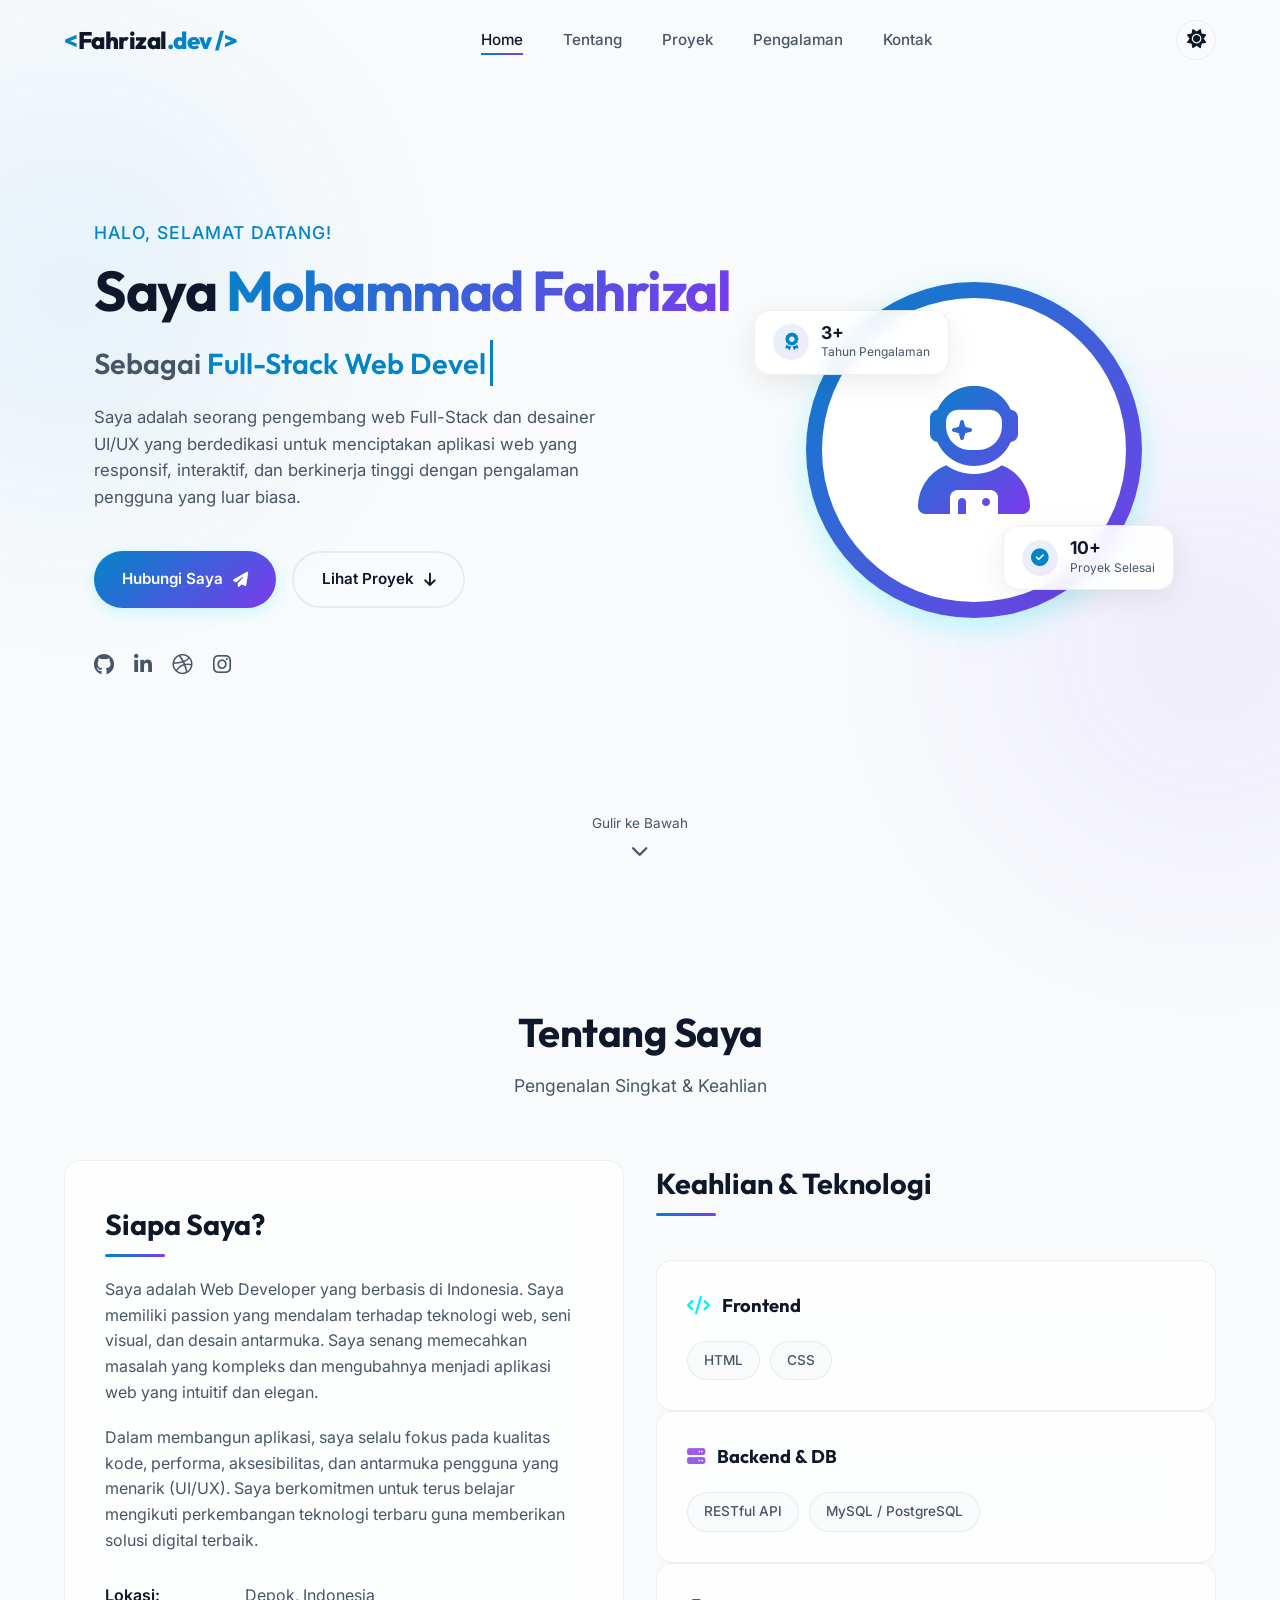
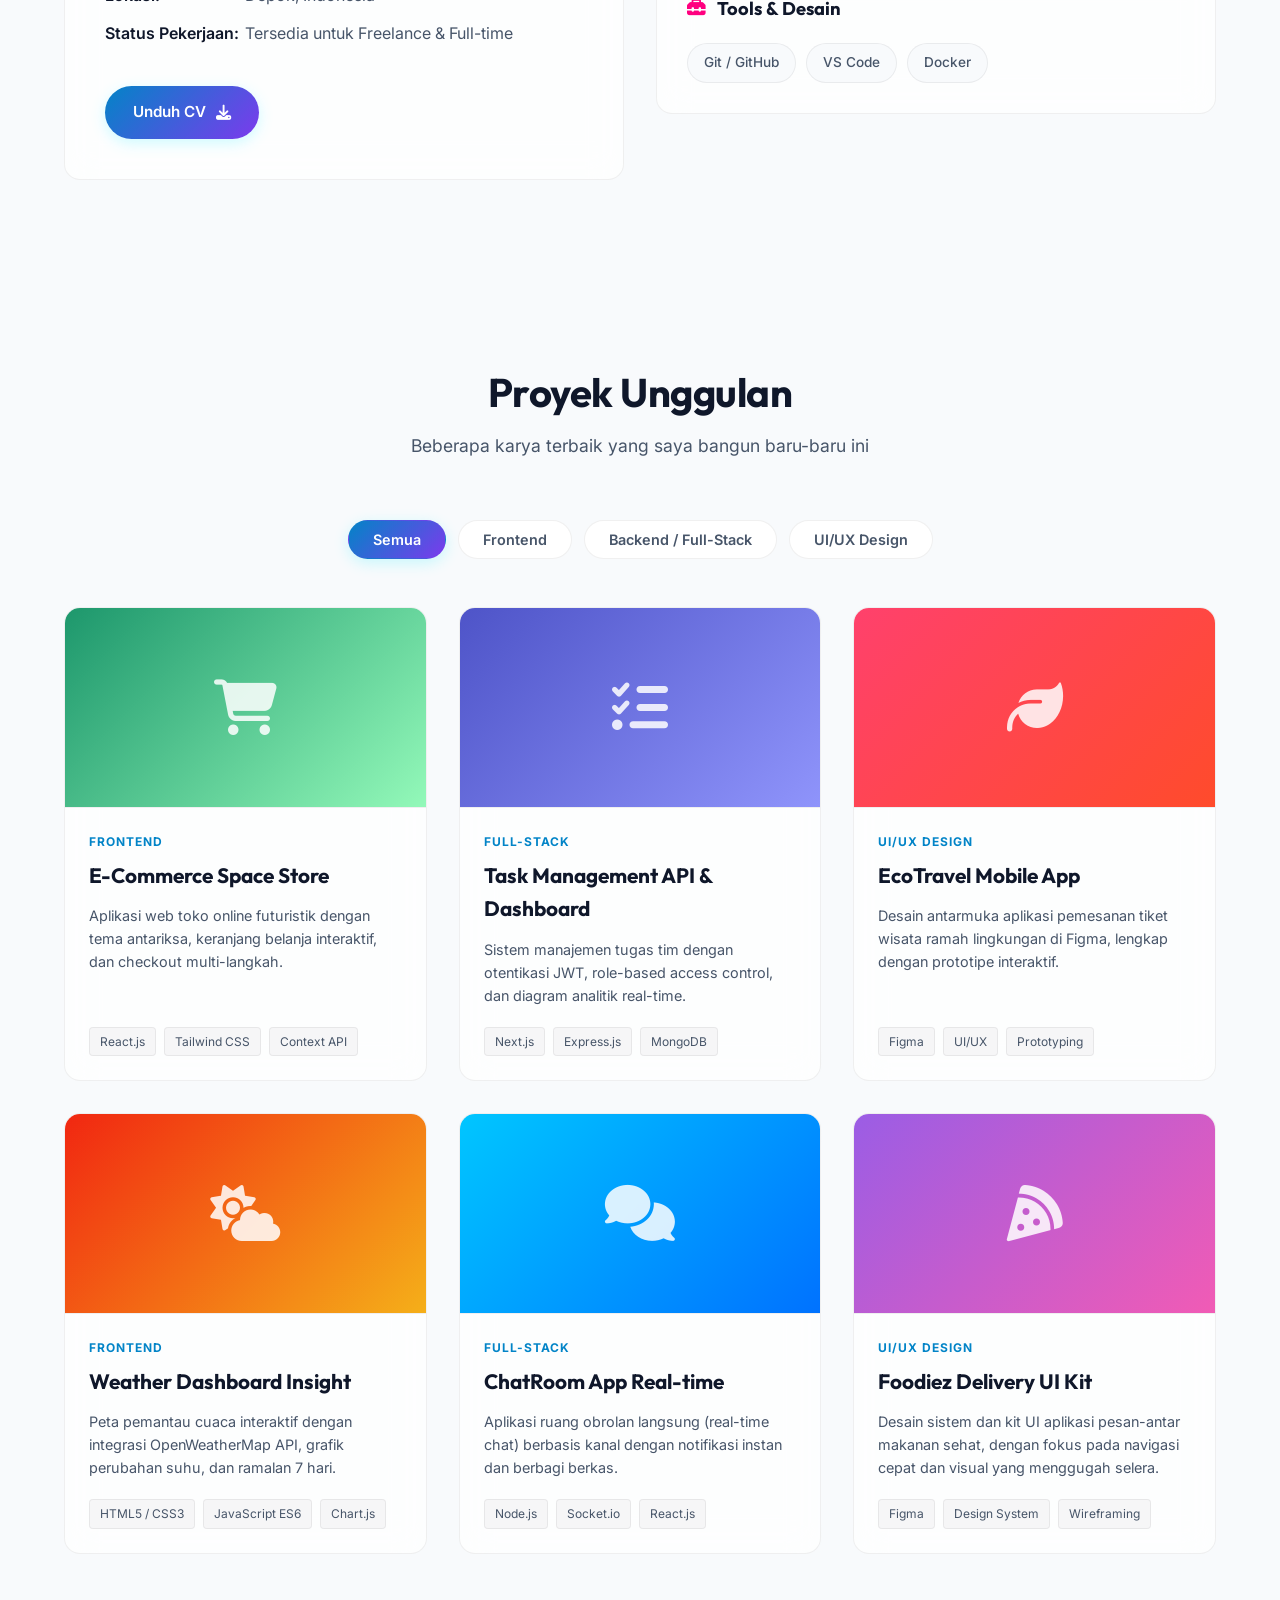
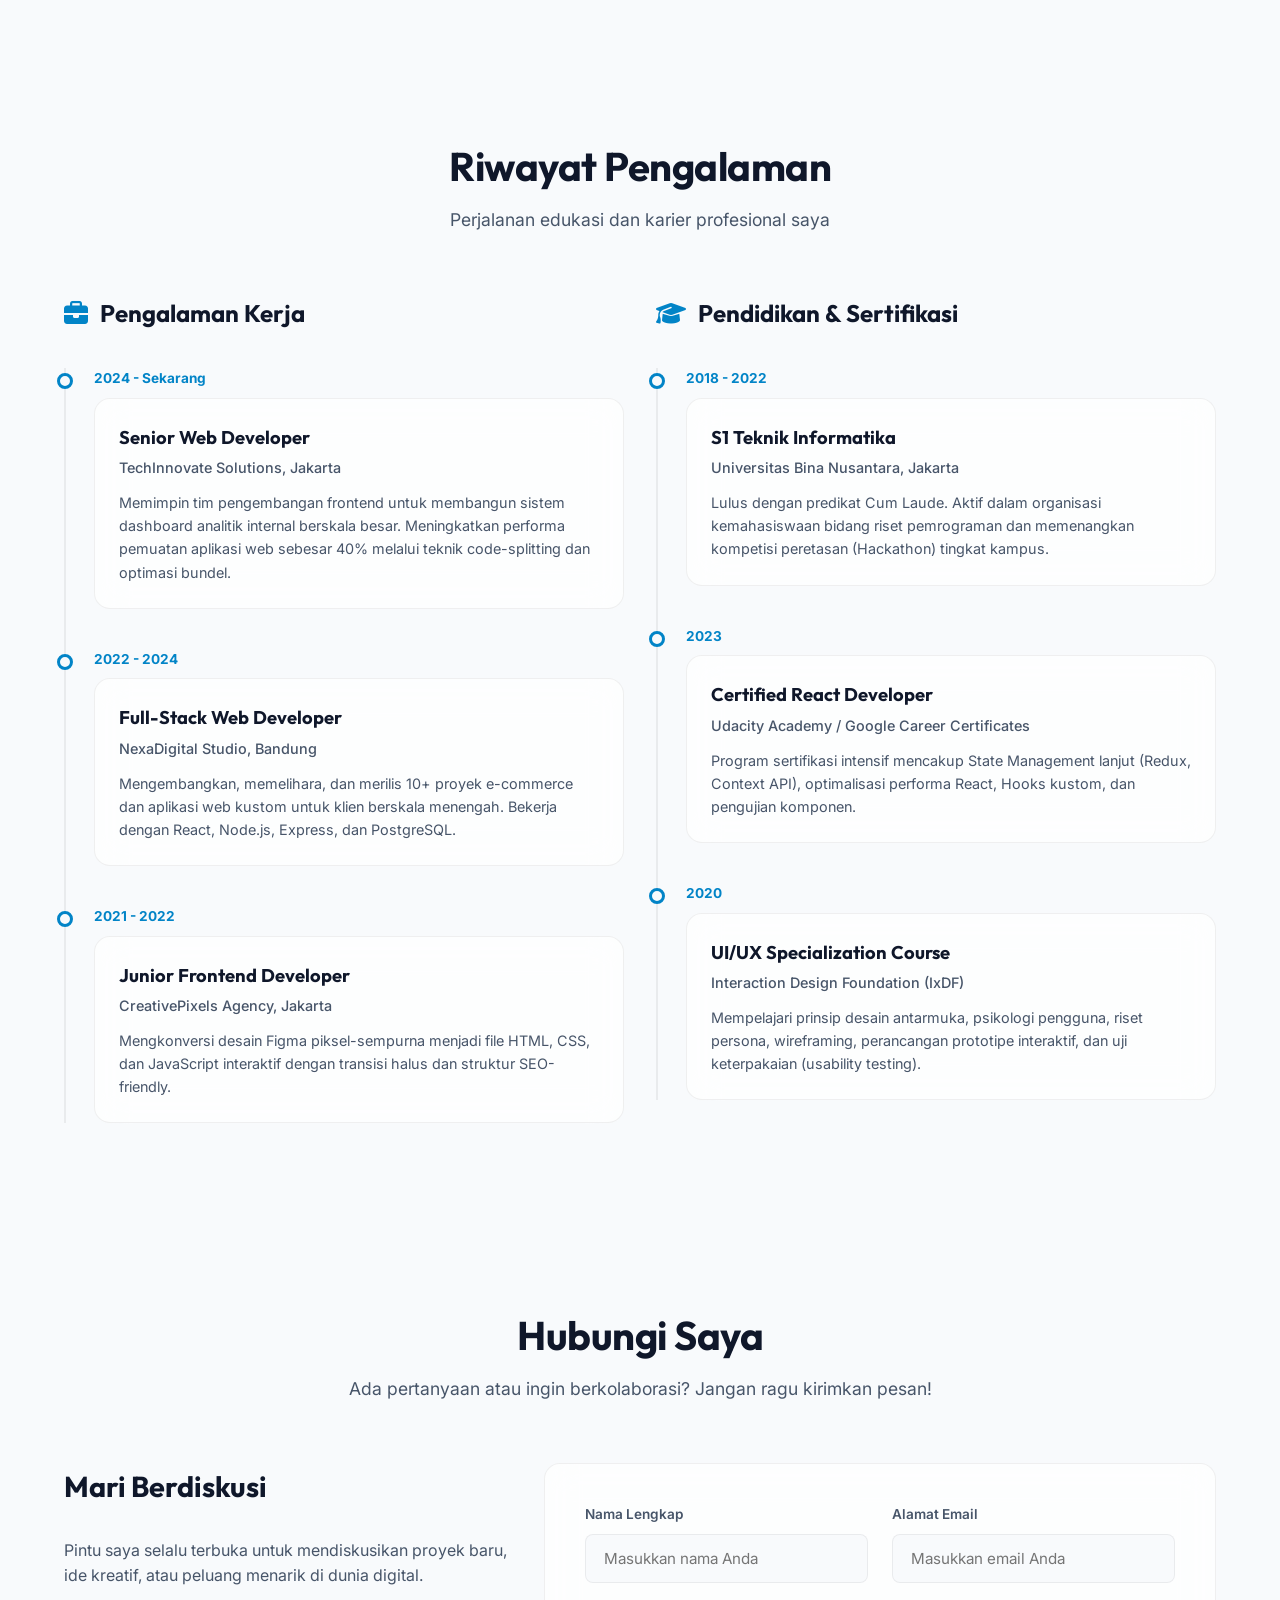
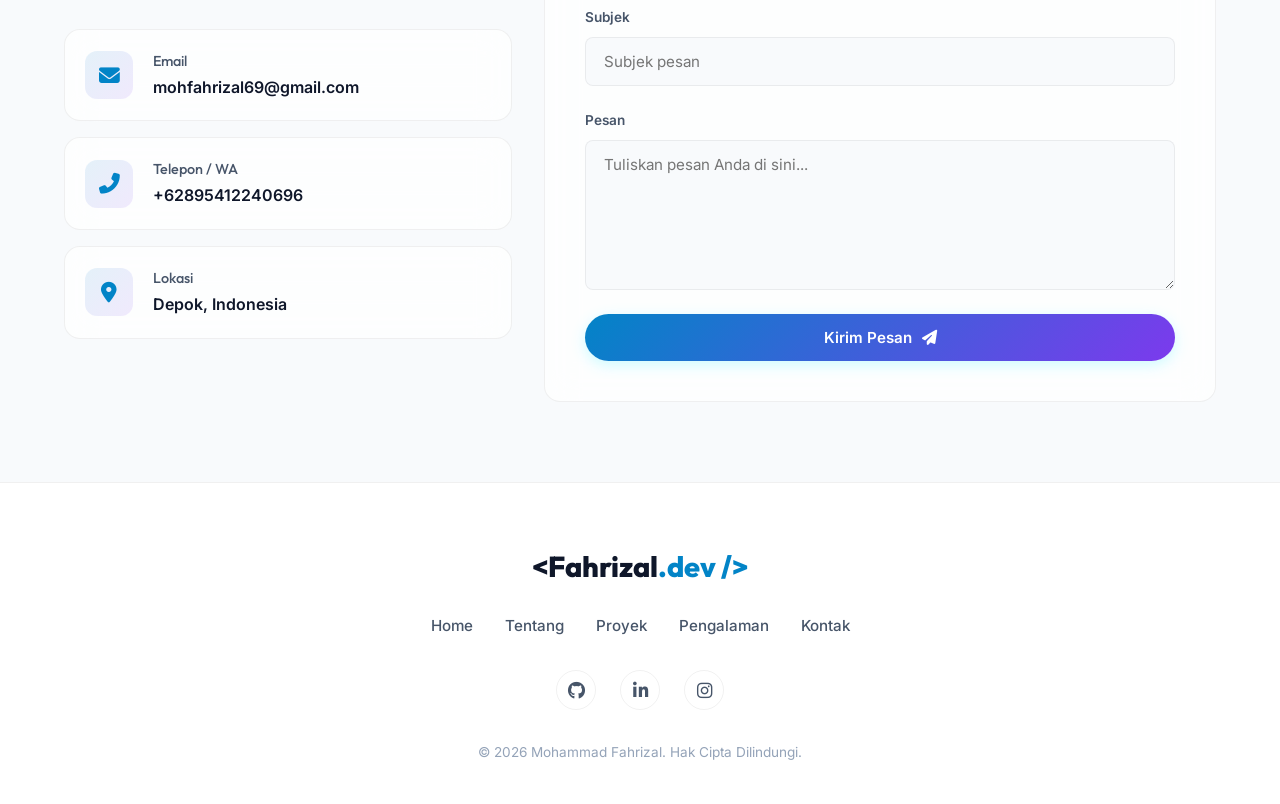
<file: index.html>
<!DOCTYPE html>
<html lang="id" data-theme="dark">

<head>
    <meta charset="UTF-8">
    <meta name="viewport" content="width=device-width, initial-scale=1.0">
    <meta name="description"
        content="Portofolio Mohammad Fahrizal - Full-Stack Web Developer, UI/UX Designer, & Network Engeener. Menampilkan proyek terbaru, keahlian, dan riwayat pengalaman.">
    <meta name="keywords"
        content="Mohammad Fahrizal, Portofolio, Web Developer, UI/UX Designer, Network Engeener, Frontend Developer, Backend Developer, Indonesia">
    <meta name="author" content="Mohammad Fahrizal">
    <title>Mohammad Fahrizal | Portofolio Pribadi</title>

    <!-- Google Fonts -->
    <link rel="preconnect" href="https://fonts.googleapis.com">
    <link rel="preconnect" href="https://fonts.gstatic.com" crossorigin>
    <link
        href="https://fonts.googleapis.com/css2?family=Inter:wght@300;400;500;600;700&family=Outfit:wght@300;400;500;600;700;800&display=swap"
        rel="stylesheet">
    
    <!-- Font Awesome Icons -->
    <link rel="stylesheet" href="https://cdnjs.cloudflare.com/ajax/libs/font-awesome/6.4.0/css/all.min.css">

    <!-- Custom CSS -->
    <link rel="stylesheet" href="style.css">

    <link rel="icon" href="iconlogo.png" type="image/png">
</head>

<body>
    <!-- Background Elements -->
    <div class="blobblob blob-1"></div>
    <div class="blobblob blob-2"></div>

    <!-- Header / Navbar -->
    <header class="header" id="header">
        <div class="nav-container">
            <a href="#home" class="logo" id="nav-logo">
                <span class="logo-accent">&lt;</span>Fahrizal<span class="logo-accent">.dev /&gt;</span>
            </a>

            <nav class="nav-menu" id="nav-menu">
                <ul class="nav-list">
                    <li><a href="#home" class="nav-link active-link" id="link-home">Home</a></li>
                    <li><a href="#about" class="nav-link" id="link-about">Tentang</a></li>
                    <li><a href="#projects" class="nav-link" id="link-projects">Proyek</a></li>
                    <li><a href="#experience" class="nav-link" id="link-experience">Pengalaman</a></li>
                    <li><a href="#contact" class="nav-link" id="link-contact">Kontak</a></li>
                </ul>
            </nav>

            <div class="nav-actions">
                <!-- Theme Toggle Button -->
                <button class="theme-toggle" id="theme-toggle" aria-label="Ubah Tema">
                    <i class="fas fa-moon" id="theme-icon"></i>
                </button>

                <!-- Burger Button -->
                <button class="burger-menu" id="burger-menu" aria-label="Buka Menu">
                    <span class="bar"></span>
                    <span class="bar"></span>
                    <span class="bar"></span>
                </button>
            </div>
        </div>
    </header>

    <main>
        <!-- Home / Hero Section -->
        <section class="home section" id="home">
            <div class="home-container container grid">
                <div class="home-content">
                    <span class="home-subtitle" id="hero-subtitle-intro">Halo, Selamat Datang!</span>
                    <h1 class="home-title" id="hero-title">Saya <span class="gradient-text">Mohammad Fahrizal</span>
                    </h1>
                    <h2 class="home-typewriter">Sebagai <span id="typewriter-text" class="accent-text"></span><span
                            class="cursor">&nbsp;</span></h2>
                    <p class="home-description" id="hero-description">
                        Saya adalah seorang pengembang web Full-Stack dan desainer UI/UX yang berdedikasi untuk
                        menciptakan aplikasi web yang responsif, interaktif, dan berkinerja tinggi dengan pengalaman
                        pengguna yang luar biasa.
                    </p>
                    <div class="home-buttons">
                        <a href="#contact" class="btn btn-primary" id="btn-hero-contact">Hubungi Saya <i
                                class="fas fa-paper-plane"></i></a>
                        <a href="#projects" class="btn btn-outline" id="btn-hero-projects">Lihat Proyek <i
                                class="fas fa-arrow-down"></i></a>
                    </div>
                    <div class="home-social">
                        <a href="https://github.com/fahrizal001/" target="_blank" class="home-social-icon" id="hero-social-github"
                            title="GitHub"><i class="fab fa-github"></i></a>
                        <a href="https://linkedin.com" target="_blank" class="home-social-icon"
                            id="hero-social-linkedin" title="LinkedIn"><i class="fab fa-linkedin-in"></i></a>
                        <a href="https://dribbble.com" target="_blank" class="home-social-icon"
                            id="hero-social-dribbble" title="Dribbble"><i class="fab fa-dribbble"></i></a>
                        <a href="https://www.instagram.com/rrizalll1/" target="_blank" class="home-social-icon"
                            id="hero-social-instagram" title="Instagram"><i class="fab fa-instagram"></i></a>
                    </div>
                </div>
                <div class="home-img-container">
                    <div class="home-img-wrapper">
                        <!-- Profile Image Frame -->
                        <div class="home-img-bg"></div>
                        <div class="home-img-avatar">
                            <i class="fas fa-user-astronaut avatar-placeholder"></i>
                        </div>
                    </div>
                    <!-- Stats Floating Cards -->
                    <div class="floating-badge badge-1">
                        <span class="badge-icon"><i class="fas fa-award"></i></span>
                        <div class="badge-text">
                            <span class="badge-num">3+</span>
                            <span class="badge-title">Tahun Pengalaman</span>
                        </div>
                    </div>
                    <div class="floating-badge badge-2">
                        <span class="badge-icon"><i class="fas fa-check-circle"></i></span>
                        <div class="badge-text">
                            <span class="badge-num">10+</span>
                            <span class="badge-title">Proyek Selesai</span>
                        </div>
                    </div>
                </div>
            </div>
            <a href="#about" class="scroll-down" id="scroll-down-btn">
                <span class="scroll-down-text">Gulir ke Bawah</span>
                <i class="fas fa-chevron-down scroll-down-icon"></i>
            </a>
        </section>

        <!-- About Section -->
        <section class="about section" id="about">
            <h2 class="section-title text-center" id="about-section-title">Tentang Saya</h2>
            <span class="section-subtitle text-center" id="about-section-subtitle">Pengenalan Singkat & Keahlian</span>

            <div class="about-container container grid">
                <div class="about-info card glass">
                    <h3 class="about-heading" id="about-heading">Siapa Saya?</h3>
                    <p class="about-text" id="about-text-p1">
                        Saya adalah Web Developer yang berbasis di Indonesia. Saya memiliki passion yang mendalam
                        terhadap teknologi web, seni visual, dan desain antarmuka. Saya senang memecahkan masalah yang
                        kompleks dan mengubahnya menjadi aplikasi web yang intuitif dan elegan.
                    </p>
                    <p class="about-text" id="about-text-p2">
                        Dalam membangun aplikasi, saya selalu fokus pada kualitas kode, performa, aksesibilitas, dan
                        antarmuka pengguna yang menarik (UI/UX). Saya berkomitmen untuk terus belajar mengikuti
                        perkembangan teknologi terbaru guna memberikan solusi digital terbaik.
                    </p>
                    <div class="about-personal-details">
                        <div class="detail-item">
                            <span class="detail-label">Lokasi:</span>
                            <span class="detail-val">Depok, Indonesia</span>
                        </div>
                        <div class="detail-item">
                            <span class="detail-label">Status Pekerjaan:</span>
                            <span class="detail-val text-accent">Tersedia untuk Freelance & Full-time</span>
                        </div>
                    </div>
                    <div class="about-action">
                        <a href="#" class="btn btn-primary" id="btn-download-cv">Unduh CV <i
                                class="fas fa-download"></i></a>
                    </div>
                </div>

                <div class="about-skills">
                    <h3 class="about-heading" id="skills-heading">Keahlian & Teknologi</h3>
                    <div class="skills-categories">
                        <div class="skills-category card glass">
                            <h4 class="category-title"><i class="fas fa-code text-cyan"></i> Frontend</h4>
                            <div class="skills-tags">
                                <span class="skill-tag">HTML</span>
                                <span class="skill-tag">CSS</span>
                                <!-- <span class="skill-tag">JavaScript (ES6+)</span>
                                <span class="skill-tag">TypeScript</span>
                                <span class="skill-tag">React.js</span>
                                <span class="skill-tag">Next.js</span>
                                <span class="skill-tag">TailwindCSS</span> -->
                            </div>
                        </div>

                        <div class="skills-category card glass">
                            <h4 class="category-title"><i class="fas fa-server text-purple"></i> Backend & DB</h4>
                            <div class="skills-tags">
                                <!-- <span class="skill-tag">Node.js</span>
                                <span class="skill-tag">Express.js</span> -->
                                <span class="skill-tag">RESTful API</span>
                                <!-- <span class="skill-tag">GraphQL</span> -->
                                <span class="skill-tag">MySQL / PostgreSQL</span>
                                <!-- <span class="skill-tag">MongoDB</span>
                                <span class="skill-tag">Firebase</span> -->
                            </div>
                        </div>

                        <div class="skills-category card glass">
                            <h4 class="category-title"><i class="fas fa-toolbox text-pink"></i> Tools & Desain</h4>
                            <div class="skills-tags">
                                <span class="skill-tag">Git / GitHub</span>
                                <span class="skill-tag">VS Code</span>
                                <!-- <span class="skill-tag">Figma</span>
                                <span class="skill-tag">Adobe Photoshop</span> -->
                                <span class="skill-tag">Docker</span>
                                <!-- <span class="skill-tag">Vercel / Netlify</span> -->
                            </div>
                        </div>
                    </div>
                </div>
            </div>
        </section>

        <!-- Projects Section -->
        <section class="projects section" id="projects">
            <h2 class="section-title text-center" id="projects-section-title">Proyek Unggulan</h2>
            <span class="section-subtitle text-center" id="projects-section-subtitle">Beberapa karya terbaik yang saya
                bangun baru-baru ini</span>

            <div class="projects-container container">
                <!-- Filter Tabs -->
                <div class="project-filters" id="project-filters">
                    <button class="filter-btn active" data-filter="all" id="filter-all">Semua</button>
                    <button class="filter-btn" data-filter="frontend" id="filter-frontend">Frontend</button>
                    <button class="filter-btn" data-filter="backend" id="filter-backend">Backend / Full-Stack</button>
                    <button class="filter-btn" data-filter="design" id="filter-design">UI/UX Design</button>
                </div>

                <!-- Projects Grid -->
                <div class="projects-grid" id="projects-grid">
                    <!-- Project 1 -->
                    <div class="project-card card glass" data-category="frontend" id="project-1">
                        <div class="project-img-wrapper">
                            <div class="project-img-placeholder gradient-1">
                                <i class="fas fa-shopping-cart project-icon"></i>
                            </div>
                            <div class="project-overlay">
                                <button class="btn btn-small btn-primary view-details-btn" data-project-id="1">Lihat
                                    Detail</button>
                            </div>
                        </div>
                        <div class="project-content">
                            <span class="project-category-tag">Frontend</span>
                            <h3 class="project-title">E-Commerce Space Store</h3>
                            <p class="project-desc">Aplikasi web toko online futuristik dengan tema antariksa, keranjang
                                belanja interaktif, dan checkout multi-langkah.</p>
                            <div class="project-tech-tags">
                                <span class="tech-tag">React.js</span>
                                <span class="tech-tag">Tailwind CSS</span>
                                <span class="tech-tag">Context API</span>
                            </div>
                        </div>
                    </div>

                    <!-- Project 2 -->
                    <div class="project-card card glass" data-category="backend" id="project-2">
                        <div class="project-img-wrapper">
                            <div class="project-img-placeholder gradient-2">
                                <i class="fas fa-tasks project-icon"></i>
                            </div>
                            <div class="project-overlay">
                                <button class="btn btn-small btn-primary view-details-btn" data-project-id="2">Lihat
                                    Detail</button>
                            </div>
                        </div>
                        <div class="project-content">
                            <span class="project-category-tag">Full-Stack</span>
                            <h3 class="project-title">Task Management API & Dashboard</h3>
                            <p class="project-desc">Sistem manajemen tugas tim dengan otentikasi JWT, role-based access
                                control, dan diagram analitik real-time.</p>
                            <div class="project-tech-tags">
                                <span class="tech-tag">Next.js</span>
                                <span class="tech-tag">Express.js</span>
                                <span class="tech-tag">MongoDB</span>
                            </div>
                        </div>
                    </div>

                    <!-- Project 3 -->
                    <div class="project-card card glass" data-category="design" id="project-3">
                        <div class="project-img-wrapper">
                            <div class="project-img-placeholder gradient-3">
                                <i class="fas fa-leaf project-icon"></i>
                            </div>
                            <div class="project-overlay">
                                <button class="btn btn-small btn-primary view-details-btn" data-project-id="3">Lihat
                                    Detail</button>
                            </div>
                        </div>
                        <div class="project-content">
                            <span class="project-category-tag">UI/UX Design</span>
                            <h3 class="project-title">EcoTravel Mobile App</h3>
                            <p class="project-desc">Desain antarmuka aplikasi pemesanan tiket wisata ramah lingkungan di
                                Figma, lengkap dengan prototipe interaktif.</p>
                            <div class="project-tech-tags">
                                <span class="tech-tag">Figma</span>
                                <span class="tech-tag">UI/UX</span>
                                <span class="tech-tag">Prototyping</span>
                            </div>
                        </div>
                    </div>

                    <!-- Project 4 -->
                    <div class="project-card card glass" data-category="frontend" id="project-4">
                        <div class="project-img-wrapper">
                            <div class="project-img-placeholder gradient-4">
                                <i class="fas fa-cloud-sun project-icon"></i>
                            </div>
                            <div class="project-overlay">
                                <button class="btn btn-small btn-primary view-details-btn" data-project-id="4">Lihat
                                    Detail</button>
                            </div>
                        </div>
                        <div class="project-content">
                            <span class="project-category-tag">Frontend</span>
                            <h3 class="project-title">Weather Dashboard Insight</h3>
                            <p class="project-desc">Peta pemantau cuaca interaktif dengan integrasi OpenWeatherMap API,
                                grafik perubahan suhu, dan ramalan 7 hari.</p>
                            <div class="project-tech-tags">
                                <span class="tech-tag">HTML5 / CSS3</span>
                                <span class="tech-tag">JavaScript ES6</span>
                                <span class="tech-tag">Chart.js</span>
                            </div>
                        </div>
                    </div>

                    <!-- Project 5 -->
                    <div class="project-card card glass" data-category="backend" id="project-5">
                        <div class="project-img-wrapper">
                            <div class="project-img-placeholder gradient-5">
                                <i class="fas fa-comments project-icon"></i>
                            </div>
                            <div class="project-overlay">
                                <button class="btn btn-small btn-primary view-details-btn" data-project-id="5">Lihat
                                    Detail</button>
                            </div>
                        </div>
                        <div class="project-content">
                            <span class="project-category-tag">Full-Stack</span>
                            <h3 class="project-title">ChatRoom App Real-time</h3>
                            <p class="project-desc">Aplikasi ruang obrolan langsung (real-time chat) berbasis kanal
                                dengan notifikasi instan dan berbagi berkas.</p>
                            <div class="project-tech-tags">
                                <span class="tech-tag">Node.js</span>
                                <span class="tech-tag">Socket.io</span>
                                <span class="tech-tag">React.js</span>
                            </div>
                        </div>
                    </div>

                    <!-- Project 6 -->
                    <div class="project-card card glass" data-category="design" id="project-6">
                        <div class="project-img-wrapper">
                            <div class="project-img-placeholder gradient-6">
                                <i class="fas fa-pizza-slice project-icon"></i>
                            </div>
                            <div class="project-overlay">
                                <button class="btn btn-small btn-primary view-details-btn" data-project-id="6">Lihat
                                    Detail</button>
                            </div>
                        </div>
                        <div class="project-content">
                            <span class="project-category-tag">UI/UX Design</span>
                            <h3 class="project-title">Foodiez Delivery UI Kit</h3>
                            <p class="project-desc">Desain sistem dan kit UI aplikasi pesan-antar makanan sehat, dengan
                                fokus pada navigasi cepat dan visual yang menggugah selera.</p>
                            <div class="project-tech-tags">
                                <span class="tech-tag">Figma</span>
                                <span class="tech-tag">Design System</span>
                                <span class="tech-tag">Wireframing</span>
                            </div>
                        </div>
                    </div>
                </div>
            </div>
        </section>

        <!-- Experience Timeline Section -->
        <section class="experience section" id="experience">
            <h2 class="section-title text-center" id="experience-section-title">Riwayat Pengalaman</h2>
            <span class="section-subtitle text-center" id="experience-section-subtitle">Perjalanan edukasi dan karier
                profesional saya</span>

            <div class="experience-container container grid">
                <!-- Pekerjaan -->
                <div class="timeline-wrapper">
                    <h3 class="timeline-title-main" id="work-experience-title"><i class="fas fa-briefcase"></i>
                        Pengalaman Kerja</h3>
                    <div class="timeline">
                        <div class="timeline-item">
                            <div class="timeline-dot"></div>
                            <div class="timeline-date">2024 - Sekarang</div>
                            <div class="timeline-content card glass">
                                <h4 class="timeline-item-title">Senior Web Developer</h4>
                                <p class="timeline-company">TechInnovate Solutions, Jakarta</p>
                                <p class="timeline-text">
                                    Memimpin tim pengembangan frontend untuk membangun sistem dashboard analitik
                                    internal berskala besar. Meningkatkan performa pemuatan aplikasi web sebesar 40%
                                    melalui teknik code-splitting dan optimasi bundel.
                                </p>
                            </div>
                        </div>

                        <div class="timeline-item">
                            <div class="timeline-dot"></div>
                            <div class="timeline-date">2022 - 2024</div>
                            <div class="timeline-content card glass">
                                <h4 class="timeline-item-title">Full-Stack Web Developer</h4>
                                <p class="timeline-company">NexaDigital Studio, Bandung</p>
                                <p class="timeline-text">
                                    Mengembangkan, memelihara, dan merilis 10+ proyek e-commerce dan aplikasi web kustom
                                    untuk klien berskala menengah. Bekerja dengan React, Node.js, Express, dan
                                    PostgreSQL.
                                </p>
                            </div>
                        </div>

                        <div class="timeline-item">
                            <div class="timeline-dot"></div>
                            <div class="timeline-date">2021 - 2022</div>
                            <div class="timeline-content card glass">
                                <h4 class="timeline-item-title">Junior Frontend Developer</h4>
                                <p class="timeline-company">CreativePixels Agency, Jakarta</p>
                                <p class="timeline-text">
                                    Mengkonversi desain Figma piksel-sempurna menjadi file HTML, CSS, dan JavaScript
                                    interaktif dengan transisi halus dan struktur SEO-friendly.
                                </p>
                            </div>
                        </div>
                    </div>
                </div>

                <!-- Pendidikan -->
                <div class="timeline-wrapper">
                    <h3 class="timeline-title-main" id="education-experience-title"><i
                            class="fas fa-graduation-cap"></i> Pendidikan & Sertifikasi</h3>
                    <div class="timeline">
                        <div class="timeline-item">
                            <div class="timeline-dot"></div>
                            <div class="timeline-date">2018 - 2022</div>
                            <div class="timeline-content card glass">
                                <h4 class="timeline-item-title">S1 Teknik Informatika</h4>
                                <p class="timeline-company">Universitas Bina Nusantara, Jakarta</p>
                                <p class="timeline-text">
                                    Lulus dengan predikat Cum Laude. Aktif dalam organisasi kemahasiswaan bidang riset
                                    pemrograman dan memenangkan kompetisi peretasan (Hackathon) tingkat kampus.
                                </p>
                            </div>
                        </div>

                        <div class="timeline-item">
                            <div class="timeline-dot"></div>
                            <div class="timeline-date">2023</div>
                            <div class="timeline-content card glass">
                                <h4 class="timeline-item-title">Certified React Developer</h4>
                                <p class="timeline-company">Udacity Academy / Google Career Certificates</p>
                                <p class="timeline-text">
                                    Program sertifikasi intensif mencakup State Management lanjut (Redux, Context API),
                                    optimalisasi performa React, Hooks kustom, dan pengujian komponen.
                                </p>
                            </div>
                        </div>

                        <div class="timeline-item">
                            <div class="timeline-dot"></div>
                            <div class="timeline-date">2020</div>
                            <div class="timeline-content card glass">
                                <h4 class="timeline-item-title">UI/UX Specialization Course</h4>
                                <p class="timeline-company">Interaction Design Foundation (IxDF)</p>
                                <p class="timeline-text">
                                    Mempelajari prinsip desain antarmuka, psikologi pengguna, riset persona,
                                    wireframing, perancangan prototipe interaktif, dan uji keterpakaian (usability
                                    testing).
                                </p>
                            </div>
                        </div>
                    </div>
                </div>
            </div>
        </section>

        <!-- Contact Section -->
        <section class="contact section" id="contact">
            <h2 class="section-title text-center" id="contact-section-title">Hubungi Saya</h2>
            <span class="section-subtitle text-center" id="contact-section-subtitle">Ada pertanyaan atau ingin
                berkolaborasi? Jangan ragu kirimkan pesan!</span>

            <div class="contact-container container grid">
                <!-- Info Kontak -->
                <div class="contact-info">
                    <h3 class="contact-heading" id="contact-info-heading">Mari Berdiskusi</h3>
                    <p class="contact-text" id="contact-info-text">
                        Pintu saya selalu terbuka untuk mendiskusikan proyek baru, ide kreatif, atau peluang menarik di
                        dunia digital.
                    </p>

                    <div class="contact-details">
                        <div class="contact-card card glass">
                            <i class="fas fa-envelope contact-card-icon"></i>
                            <div>
                                <h4 class="contact-card-title">Email</h4>
                                <a href="mailto:mohfahrizal69@gmail.com"
                                    class="contact-card-link">mohfahrizal69@gmail.com</a>
                            </div>
                        </div>

                        <div class="contact-card card glass">
                            <i class="fas fa-phone-alt contact-card-icon"></i>
                            <div>
                                <h4 class="contact-card-title">Telepon / WA</h4>
                                <a href="https://wa.me/62895412240696" target="_blank"
                                    class="contact-card-link">+62895412240696</a>
                            </div>
                        </div>

                        <div class="contact-card card glass">
                            <i class="fas fa-map-marker-alt contact-card-icon"></i>
                            <div>
                                <h4 class="contact-card-title">Lokasi</h4>
                                <span class="contact-card-text">Depok, Indonesia</span>
                            </div>
                        </div>
                    </div>
                </div>

                <!-- Formulir Kontak -->
                <div class="contact-form-wrapper card glass">
                    <form action="#" class="contact-form" id="contact-form">
                        <div class="form-grid">
                            <div class="form-group">
                                <label for="form-name" class="form-label">Nama Lengkap</label>
                                <input type="text" id="form-name" name="name" class="form-input"
                                    placeholder="Masukkan nama Anda" required>
                                <span class="form-error" id="name-error">Nama tidak boleh kosong</span>
                            </div>

                            <div class="form-group">
                                <label for="form-email" class="form-label">Alamat Email</label>
                                <input type="email" id="form-email" name="email" class="form-input"
                                    placeholder="Masukkan email Anda" required>
                                <span class="form-error" id="email-error">Masukkan email yang valid</span>
                            </div>
                        </div>

                        <div class="form-group">
                            <label for="form-subject" class="form-label">Subjek</label>
                            <input type="text" id="form-subject" name="subject" class="form-input"
                                placeholder="Subjek pesan" required>
                            <span class="form-error" id="subject-error">Subjek tidak boleh kosong</span>
                        </div>

                        <div class="form-group">
                            <label for="form-message" class="form-label">Pesan</label>
                            <textarea id="form-message" name="message" class="form-input form-textarea"
                                placeholder="Tuliskan pesan Anda di sini..." required></textarea>
                            <span class="form-error" id="message-error">Pesan tidak boleh kosong</span>
                        </div>

                        <button type="submit" class="btn btn-primary btn-block" id="btn-submit-contact">
                            <span>Kirim Pesan</span> <i class="fas fa-paper-plane"></i>
                        </button>

                        <!-- Form Status Message -->
                        <div class="form-status" id="form-status">
                            <!-- Succes or Error message populated via JS -->
                        </div>
                    </form>
                </div>
            </div>
        </section>
    </main>

    <!-- Footer -->
    <footer class="footer">
        <div class="footer-container container">
            <h2 class="footer-logo">&lt;Fahrizal<span class="logo-accent">.dev /&gt;</span></h2>
            <ul class="footer-links">
                <li><a href="#home">Home</a></li>
                <li><a href="#about">Tentang</a></li>
                <li><a href="#projects">Proyek</a></li>
                <li><a href="#experience">Pengalaman</a></li>
                <li><a href="#contact">Kontak</a></li>
            </ul>
            <div class="footer-social">
                <a href="https://github.com" target="_blank" class="footer-social-icon"><i
                        class="fab fa-github"></i></a>
                <a href="https://linkedin.com" target="_blank" class="footer-social-icon"><i
                        class="fab fa-linkedin-in"></i></a>
                <a href="https://instagram.com" target="_blank" class="footer-social-icon"><i
                        class="fab fa-instagram"></i></a>
            </div>
            <p class="footer-copy">&copy; 2026 Mohammad Fahrizal. Hak Cipta Dilindungi.</p>
        </div>
    </footer>

    <!-- Back to Top -->
    <a href="#home" class="scroll-top" id="scroll-top" aria-label="Kembali ke Atas">
        <i class="fas fa-arrow-up"></i>
    </a>

    <!-- Project Details Modal (Hidden by Default) -->
    <div class="modal" id="project-modal" aria-hidden="true" role="dialog">
        <div class="modal-overlay" id="modal-overlay"></div>
        <div class="modal-container card glass">
            <button class="modal-close" id="modal-close" aria-label="Tutup Detail Proyek">
                <i class="fas fa-times"></i>
            </button>
            <div class="modal-content" id="modal-content-area">
                <!-- Populated Dynamically via JavaScript -->
            </div>
        </div>
    </div>

    <!-- Custom Script -->
    <script src="script.js"></script>
</body>

</html>
</file>
<file: style.css>
/* ==========================================
   DESIGN SYSTEM & VARIABLES
   ========================================== */
:root {
    /* Color Palette - Dark Theme (Default) */
    --bg-primary: #0b0f19;
    --bg-secondary: #111827;
    --bg-card: rgba(17, 24, 39, 0.7);
    --border-color: rgba(255, 255, 255, 0.08);
    
    --text-primary: #f3f4f6;
    --text-secondary: #9ca3af;
    --text-muted: #6b7280;
    
    --accent-color: #00f2fe;
    --accent-secondary: #9b5de5;
    --accent-pink: #ff007f;
    --gradient-accent: linear-gradient(135deg, #00f2fe 0%, #9b5de5 100%);
    --gradient-badge: linear-gradient(135deg, rgba(0, 242, 254, 0.1) 0%, rgba(155, 93, 229, 0.1) 100%);
    --glow-shadow: 0 0 20px rgba(0, 242, 254, 0.15);
    
    /* Layout */
    --header-height: 80px;
    --border-radius-sm: 8px;
    --border-radius-md: 16px;
    --border-radius-lg: 24px;
    --transition-fast: 0.2s ease;
    --transition-normal: 0.3s ease;
    --transition-slow: 0.5s ease;
}

/* Light Theme Variables */
[data-theme="light"] {
    --bg-primary: #f8fafc;
    --bg-secondary: #ffffff;
    --bg-card: rgba(255, 255, 255, 0.75);
    --border-color: rgba(0, 0, 0, 0.06);
    
    --text-primary: #0f172a;
    --text-secondary: #475569;
    --text-muted: #94a3b8;
    
    --accent-color: #0284c7;
    --accent-secondary: #7c3aed;
    --accent-pink: #db2777;
    --gradient-accent: linear-gradient(135deg, #0284c7 0%, #7c3aed 100%);
    --gradient-badge: linear-gradient(135deg, rgba(2, 132, 199, 0.1) 0%, rgba(124, 58, 237, 0.1) 100%);
    --glow-shadow: 0 4px 20px rgba(2, 132, 199, 0.1);
}

/* ==========================================
   BASE & RESET STYLES
   ========================================== */
* {
    margin: 0;
    padding: 0;
    box-sizing: border-box;
}

html {
    scroll-behavior: smooth;
}

body {
    font-family: 'Inter', sans-serif;
    background-color: var(--bg-primary);
    color: var(--text-primary);
    line-height: 1.6;
    overflow-x: hidden;
    transition: background-color var(--transition-normal), color var(--transition-normal);
}

h1, h2, h3, h4, h5, h6 {
    font-family: 'Outfit', sans-serif;
    font-weight: 700;
    color: var(--text-primary);
}

a {
    text-decoration: none;
    color: inherit;
    transition: color var(--transition-fast);
}

ul {
    list-style: none;
}

img {
    max-width: 100%;
    height: auto;
    display: block;
}

button, input, textarea {
    font-family: inherit;
    font-size: inherit;
    border: none;
    outline: none;
    background: none;
}

/* Custom Scrollbar */
::-webkit-scrollbar {
    width: 8px;
}

::-webkit-scrollbar-track {
    background: var(--bg-primary);
}

::-webkit-scrollbar-thumb {
    background: var(--border-color);
    border-radius: 4px;
}

::-webkit-scrollbar-thumb:hover {
    background: var(--text-muted);
}

/* ==========================================
   REUSABLE UTILITIES & LAYOUTS
   ========================================== */
.container {
    max-width: 1200px;
    margin: 0 auto;
    padding: 0 24px;
}

.grid {
    display: grid;
    gap: 32px;
}

.section {
    padding: 100px 0 80px;
}

.section-title {
    font-size: 2.5rem;
    margin-bottom: 8px;
    position: relative;
    letter-spacing: -0.5px;
}

.section-subtitle {
    display: block;
    font-size: 1.1rem;
    color: var(--text-secondary);
    margin-bottom: 60px;
    font-weight: 400;
}

.text-center {
    text-align: center;
}

.text-accent {
    color: var(--accent-color);
}

.gradient-text {
    background: var(--gradient-accent);
    -webkit-background-clip: text;
    -webkit-text-fill-color: transparent;
    background-clip: text;
}

.accent-text {
    color: var(--accent-color);
}

/* Glassmorphism Card Style */
.card.glass {
    background: var(--bg-card);
    backdrop-filter: blur(16px) saturate(120%);
    -webkit-backdrop-filter: blur(16px) saturate(120%);
    border: 1px solid var(--border-color);
    border-radius: var(--border-radius-md);
    transition: transform var(--transition-normal), box-shadow var(--transition-normal), border-color var(--transition-normal);
}

.card.glass:hover {
    transform: translateY(-5px);
    border-color: rgba(0, 242, 254, 0.3);
    box-shadow: var(--glow-shadow);
}

/* Buttons */
.btn {
    display: inline-flex;
    align-items: center;
    justify-content: center;
    gap: 10px;
    padding: 14px 28px;
    border-radius: 50px;
    font-weight: 600;
    font-size: 0.95rem;
    cursor: pointer;
    transition: all var(--transition-normal);
}

.btn-primary {
    background: var(--gradient-accent);
    color: #ffffff;
    box-shadow: 0 4px 15px rgba(0, 242, 254, 0.2);
}

.btn-primary:hover {
    box-shadow: 0 6px 20px rgba(0, 242, 254, 0.4);
    transform: translateY(-2px);
}

.btn-outline {
    border: 2px solid var(--border-color);
    color: var(--text-primary);
}

.btn-outline:hover {
    background: var(--gradient-accent);
    color: #ffffff;
    border-color: transparent;
    transform: translateY(-2px);
    box-shadow: 0 6px 20px rgba(0, 242, 254, 0.2);
}

.btn-small {
    padding: 8px 16px;
    font-size: 0.85rem;
}

.btn-block {
    width: 100%;
}

/* Ambient Background Blobs */
.blobblob {
    position: absolute;
    width: 400px;
    height: 400px;
    border-radius: 50%;
    filter: blur(120px);
    opacity: 0.15;
    z-index: -2;
    pointer-events: none;
    transition: all var(--transition-slow);
}

[data-theme="light"] .blobblob {
    opacity: 0.08;
}

.blob-1 {
    top: 10%;
    left: -10%;
    background-color: var(--accent-color);
    animation: floatBlob 20s infinite alternate;
}

.blob-2 {
    top: 50%;
    right: -10%;
    background-color: var(--accent-secondary);
    animation: floatBlob 25s infinite alternate-reverse;
}

@keyframes floatBlob {
    0% { transform: translate(0, 0) scale(1); }
    50% { transform: translate(50px, -80px) scale(1.1); }
    100% { transform: translate(-30px, 40px) scale(0.9); }
}

/* ==========================================
   HEADER & NAVIGATION
   ========================================== */
.header {
    position: fixed;
    top: 0;
    left: 0;
    width: 100%;
    height: var(--header-height);
    z-index: 100;
    transition: background-color var(--transition-normal), border-bottom var(--transition-normal);
}

.header.scroll-header {
    background-color: rgba(11, 15, 25, 0.8);
    backdrop-filter: blur(12px);
    border-bottom: 1px solid var(--border-color);
}

[data-theme="light"] .header.scroll-header {
    background-color: rgba(248, 250, 252, 0.8);
}

.nav-container {
    height: 100%;
    display: flex;
    align-items: center;
    justify-content: space-between;
    max-width: 1200px;
    margin: 0 auto;
    padding: 0 24px;
}

.logo {
    font-family: 'Outfit', sans-serif;
    font-size: 1.5rem;
    font-weight: 800;
    color: var(--text-primary);
    letter-spacing: -0.5px;
}

.logo-accent {
    color: var(--accent-color);
}

.nav-list {
    display: flex;
    gap: 40px;
}

.nav-link {
    font-weight: 500;
    font-size: 0.95rem;
    color: var(--text-secondary);
    position: relative;
}

.nav-link:hover, .nav-link.active-link {
    color: var(--text-primary);
}

.nav-link::after {
    content: '';
    position: absolute;
    width: 0;
    height: 2px;
    bottom: -6px;
    left: 0;
    background: var(--gradient-accent);
    transition: width var(--transition-normal);
}

.nav-link:hover::after, .nav-link.active-link::after {
    width: 100%;
}

.nav-actions {
    display: flex;
    align-items: center;
    gap: 16px;
}

.theme-toggle {
    font-size: 1.2rem;
    color: var(--text-primary);
    cursor: pointer;
    width: 40px;
    height: 40px;
    display: flex;
    align-items: center;
    justify-content: center;
    border-radius: 50%;
    border: 1px solid var(--border-color);
    transition: background-color var(--transition-fast);
}

.theme-toggle:hover {
    background-color: var(--border-color);
}

.burger-menu {
    display: none;
    flex-direction: column;
    justify-content: space-between;
    width: 30px;
    height: 20px;
    cursor: pointer;
}

.burger-menu .bar {
    width: 100%;
    height: 2px;
    background-color: var(--text-primary);
    border-radius: 2px;
    transition: all var(--transition-fast);
}

/* Mobile Navbar Active Menu */
@media screen and (max-width: 768px) {
    .burger-menu {
        display: flex;
    }
    
    .nav-menu {
        position: fixed;
        top: var(--header-height);
        right: -100%;
        width: 80%;
        max-width: 300px;
        height: calc(100vh - var(--header-height));
        background-color: var(--bg-secondary);
        border-left: 1px solid var(--border-color);
        padding: 40px 24px;
        transition: right var(--transition-normal);
        z-index: 99;
    }
    
    .nav-menu.show-menu {
        right: 0;
    }
    
    .nav-list {
        flex-direction: column;
        gap: 32px;
    }
    
    .nav-link {
        font-size: 1.1rem;
    }
    
    /* Burger Menu Animations */
    .burger-menu.active .bar:nth-child(1) {
        transform: translateY(9px) rotate(45deg);
    }
    .burger-menu.active .bar:nth-child(2) {
        opacity: 0;
    }
    .burger-menu.active .bar:nth-child(3) {
        transform: translateY(-9px) rotate(-45deg);
    }
}

/* ==========================================
   HOME / HERO SECTION
   ========================================== */
.home {
    min-height: 100vh;
    display: flex;
    align-items: center;
    position: relative;
    padding-top: var(--header-height);
}

.home-container {
    grid-template-columns: 1.2fr 0.8fr;
    align-items: center;
}

.home-subtitle {
    display: block;
    font-size: 1.1rem;
    font-weight: 500;
    color: var(--accent-color);
    margin-bottom: 12px;
    letter-spacing: 1px;
    text-transform: uppercase;
}

.home-title {
    font-size: 3.5rem;
    line-height: 1.15;
    margin-bottom: 16px;
    letter-spacing: -1.5px;
}

.home-typewriter {
    font-size: 1.8rem;
    font-weight: 600;
    color: var(--text-secondary);
    margin-bottom: 24px;
    height: 40px; /* Prevent layout shift */
}

.cursor {
    display: inline-block;
    width: 3px;
    background-color: var(--accent-color);
    margin-left: 4px;
    animation: blinkCursor 0.8s infinite;
}

@keyframes blinkCursor {
    0%, 100% { opacity: 0; }
    50% { opacity: 1; }
}

.home-description {
    color: var(--text-secondary);
    font-size: 1.05rem;
    margin-bottom: 40px;
    max-width: 550px;
}

.home-buttons {
    display: flex;
    gap: 16px;
    margin-bottom: 40px;
}

.home-social {
    display: flex;
    gap: 20px;
}

.home-social-icon {
    font-size: 1.3rem;
    color: var(--text-secondary);
    transition: color var(--transition-fast), transform var(--transition-fast);
}

.home-social-icon:hover {
    color: var(--accent-color);
    transform: translateY(-3px);
}

/* Hero Avatar Visual Frame */
.home-img-container {
    position: relative;
    justify-self: center;
    width: 320px;
    height: 320px;
}

.home-img-wrapper {
    position: relative;
    width: 100%;
    height: 100%;
    border-radius: 50%;
    display: flex;
    align-items: center;
    justify-content: center;
    z-index: 1;
}

.home-img-bg {
    position: absolute;
    width: 105%;
    height: 105%;
    border-radius: 50%;
    background: var(--gradient-accent);
    z-index: -1;
    animation: rotateGradient 10s linear infinite;
    box-shadow: 0 10px 30px rgba(0, 242, 254, 0.25);
}

@keyframes rotateGradient {
    0% { transform: rotate(0deg); }
    100% { transform: rotate(360deg); }
}

.home-img-avatar {
    width: 95%;
    height: 95%;
    background-color: var(--bg-secondary);
    border-radius: 50%;
    display: flex;
    align-items: center;
    justify-content: center;
    overflow: hidden;
}

.avatar-placeholder {
    font-size: 8rem;
    color: var(--text-muted);
    background: var(--gradient-accent);
    -webkit-background-clip: text;
    -webkit-text-fill-color: transparent;
    background-clip: text;
    animation: floatIcon 6s ease-in-out infinite;
}

@keyframes floatIcon {
    0%, 100% { transform: translateY(0); }
    50% { transform: translateY(-10px); }
}

/* Floating Badges */
.floating-badge {
    position: absolute;
    background: rgba(17, 24, 39, 0.85);
    backdrop-filter: blur(10px);
    border: 1px solid var(--border-color);
    border-radius: var(--border-radius-md);
    padding: 12px 18px;
    display: flex;
    align-items: center;
    gap: 12px;
    box-shadow: 0 8px 30px rgba(0, 0, 0, 0.3);
    z-index: 2;
}

[data-theme="light"] .floating-badge {
    background: rgba(255, 255, 255, 0.9);
    box-shadow: 0 8px 30px rgba(0, 0, 0, 0.08);
}

.badge-icon {
    width: 36px;
    height: 36px;
    border-radius: 50%;
    background: var(--gradient-badge);
    display: flex;
    align-items: center;
    justify-content: center;
    font-size: 1.1rem;
    color: var(--accent-color);
}

.badge-text {
    display: flex;
    flex-direction: column;
}

.badge-num {
    font-size: 1.1rem;
    font-weight: 700;
    color: var(--text-primary);
    line-height: 1.1;
}

.badge-title {
    font-size: 0.75rem;
    color: var(--text-secondary);
}

.badge-1 {
    top: 20px;
    left: -60px;
    animation: floatBadge1 5s ease-in-out infinite alternate;
}

.badge-2 {
    bottom: 20px;
    right: -40px;
    animation: floatBadge2 5s ease-in-out infinite alternate-reverse;
}

@keyframes floatBadge1 {
    0% { transform: translateY(0); }
    100% { transform: translateY(-10px); }
}

@keyframes floatBadge2 {
    0% { transform: translateY(0); }
    100% { transform: translateY(12px); }
}

/* Scroll Down Indicator */
.scroll-down {
    position: absolute;
    bottom: 40px;
    left: 50%;
    transform: translateX(-50%);
    display: flex;
    flex-direction: column;
    align-items: center;
    gap: 8px;
    font-size: 0.85rem;
    color: var(--text-secondary);
}

.scroll-down:hover {
    color: var(--text-primary);
}

.scroll-down-icon {
    font-size: 1.1rem;
    animation: bounceIcon 1.5s infinite;
}

@keyframes bounceIcon {
    0%, 20%, 50%, 80%, 100% { transform: translateY(0); }
    40% { transform: translateY(-6px); }
    60% { transform: translateY(-3px); }
}

/* ==========================================
   ABOUT & SKILLS SECTION
   ========================================== */
.about-container {
    grid-template-columns: 1fr 1fr;
    align-items: flex-start;
}

.about-info {
    padding: 40px;
}

.about-heading {
    font-size: 1.8rem;
    margin-bottom: 20px;
    position: relative;
    padding-bottom: 10px;
}

.about-heading::after {
    content: '';
    position: absolute;
    left: 0;
    bottom: 0;
    width: 60px;
    height: 3px;
    background: var(--gradient-accent);
    border-radius: 2px;
}

.about-text {
    color: var(--text-secondary);
    margin-bottom: 20px;
}

.about-personal-details {
    margin-top: 30px;
    margin-bottom: 40px;
}

.detail-item {
    display: flex;
    margin-bottom: 12px;
}

.detail-label {
    font-weight: 600;
    min-width: 140px;
    color: var(--text-primary);
}

.detail-val {
    color: var(--text-secondary);
}

/* Skills Categories */
.about-skills {
    display: flex;
    flex-direction: column;
    gap: 24px;
}

.skills-category {
    padding: 30px;
}

.category-title {
    font-size: 1.15rem;
    margin-bottom: 20px;
    display: flex;
    align-items: center;
    gap: 12px;
}

.skills-tags {
    display: flex;
    flex-wrap: wrap;
    gap: 10px;
}

.skill-tag {
    background-color: var(--bg-primary);
    border: 1px solid var(--border-color);
    color: var(--text-secondary);
    padding: 8px 16px;
    border-radius: 50px;
    font-size: 0.85rem;
    font-weight: 500;
    transition: all var(--transition-fast);
}

.skill-tag:hover {
    color: var(--accent-color);
    border-color: var(--accent-color);
    transform: scale(1.05);
}

.text-cyan { color: #00f2fe; }
.text-purple { color: #9b5de5; }
.text-pink { color: #ff007f; }

/* ==========================================
   PROJECTS GALLERY
   ========================================== */
.project-filters {
    display: flex;
    justify-content: center;
    gap: 12px;
    margin-bottom: 48px;
    flex-wrap: wrap;
}

.filter-btn {
    padding: 10px 24px;
    border-radius: 50px;
    background-color: var(--bg-secondary);
    border: 1px solid var(--border-color);
    color: var(--text-secondary);
    cursor: pointer;
    font-weight: 600;
    font-size: 0.9rem;
    transition: all var(--transition-fast);
}

.filter-btn:hover, .filter-btn.active {
    background: var(--gradient-accent);
    color: #ffffff;
    border-color: transparent;
    box-shadow: 0 4px 15px rgba(0, 242, 254, 0.2);
}

.projects-grid {
    display: grid;
    grid-template-columns: repeat(auto-fill, minmax(320px, 1fr));
    gap: 32px;
}

.project-card {
    display: flex;
    flex-direction: column;
    height: 100%;
    overflow: hidden;
}

.project-img-wrapper {
    position: relative;
    height: 200px;
    overflow: hidden;
    border-bottom: 1px solid var(--border-color);
}

.project-img-placeholder {
    width: 100%;
    height: 100%;
    display: flex;
    align-items: center;
    justify-content: center;
    font-size: 3.5rem;
    color: rgba(255, 255, 255, 0.85);
    transition: transform var(--transition-slow);
}

.gradient-1 { background: linear-gradient(135deg, #1d976c 0%, #93f9b9 100%); }
.gradient-2 { background: linear-gradient(135deg, #4e54c8 0%, #8f94fb 100%); }
.gradient-3 { background: linear-gradient(135deg, #ff416c 0%, #ff4b2b 100%); }
.gradient-4 { background: linear-gradient(135deg, #f12711 0%, #f5af19 100%); }
.gradient-5 { background: linear-gradient(135deg, #00c6ff 0%, #0072ff 100%); }
.gradient-6 { background: linear-gradient(135deg, #9b5de5 0%, #f15bb5 100%); }

.project-overlay {
    position: absolute;
    top: 0;
    left: 0;
    width: 100%;
    height: 100%;
    background-color: rgba(11, 15, 25, 0.7);
    backdrop-filter: blur(4px);
    display: flex;
    align-items: center;
    justify-content: center;
    opacity: 0;
    transition: opacity var(--transition-normal);
}

.project-card:hover .project-overlay {
    opacity: 1;
}

.project-card:hover .project-img-placeholder {
    transform: scale(1.1);
}

.project-content {
    padding: 24px;
    display: flex;
    flex-direction: column;
    flex-grow: 1;
}

.project-category-tag {
    font-size: 0.75rem;
    text-transform: uppercase;
    font-weight: 700;
    color: var(--accent-color);
    letter-spacing: 1px;
    margin-bottom: 8px;
}

.project-title {
    font-size: 1.3rem;
    margin-bottom: 12px;
}

.project-desc {
    color: var(--text-secondary);
    font-size: 0.9rem;
    margin-bottom: 20px;
    flex-grow: 1;
}

.project-tech-tags {
    display: flex;
    flex-wrap: wrap;
    gap: 8px;
}

.tech-tag {
    background-color: rgba(255, 255, 255, 0.04);
    border: 1px solid var(--border-color);
    padding: 4px 10px;
    border-radius: 4px;
    font-size: 0.75rem;
    color: var(--text-secondary);
}

[data-theme="light"] .tech-tag {
    background-color: rgba(0, 0, 0, 0.03);
}

/* ==========================================
   EXPERIENCE & EDUCATION TIMELINE
   ========================================== */
.experience-container {
    grid-template-columns: 1fr 1fr;
}

.timeline-title-main {
    font-size: 1.5rem;
    margin-bottom: 36px;
    display: flex;
    align-items: center;
    gap: 12px;
    color: var(--text-primary);
}

.timeline-title-main i {
    color: var(--accent-color);
}

.timeline {
    position: relative;
    padding-left: 28px;
    border-left: 2px solid var(--border-color);
}

.timeline-item {
    position: relative;
    margin-bottom: 40px;
}

.timeline-item:last-child {
    margin-bottom: 0;
}

.timeline-dot {
    position: absolute;
    left: -37px;
    top: 5px;
    width: 16px;
    height: 16px;
    border-radius: 50%;
    background-color: var(--bg-primary);
    border: 3px solid var(--accent-color);
    transition: all var(--transition-fast);
}

.timeline-item:hover .timeline-dot {
    background-color: var(--accent-color);
    box-shadow: 0 0 10px var(--accent-color);
}

.timeline-date {
    font-size: 0.85rem;
    font-weight: 700;
    color: var(--accent-color);
    margin-bottom: 8px;
}

.timeline-content {
    padding: 24px;
}

.timeline-item-title {
    font-size: 1.15rem;
    margin-bottom: 4px;
}

.timeline-company {
    font-size: 0.9rem;
    color: var(--text-secondary);
    font-weight: 500;
    margin-bottom: 12px;
}

.timeline-text {
    font-size: 0.9rem;
    color: var(--text-secondary);
}

/* ==========================================
   CONTACT SECTION
   ========================================== */
.contact-container {
    grid-template-columns: 0.8fr 1.2fr;
    align-items: flex-start;
}

.contact-info {
    display: flex;
    flex-direction: column;
    gap: 20px;
}

.contact-heading {
    font-size: 1.8rem;
    margin-bottom: 8px;
}

.contact-text {
    color: var(--text-secondary);
    margin-bottom: 20px;
}

.contact-details {
    display: flex;
    flex-direction: column;
    gap: 16px;
}

.contact-card {
    padding: 20px;
    display: flex;
    align-items: center;
    gap: 20px;
}

.contact-card-icon {
    width: 48px;
    height: 48px;
    border-radius: 12px;
    background: var(--gradient-badge);
    display: flex;
    align-items: center;
    justify-content: center;
    font-size: 1.3rem;
    color: var(--accent-color);
}

.contact-card-title {
    font-size: 0.9rem;
    color: var(--text-secondary);
    font-weight: 500;
    margin-bottom: 2px;
}

.contact-card-link, .contact-card-text {
    font-size: 1rem;
    font-weight: 600;
    color: var(--text-primary);
}

.contact-card-link:hover {
    color: var(--accent-color);
}

/* Contact Form */
.contact-form-wrapper {
    padding: 40px;
}

.contact-form {
    display: flex;
    flex-direction: column;
    gap: 24px;
}

.form-grid {
    display: grid;
    grid-template-columns: 1fr 1fr;
    gap: 24px;
}

.form-group {
    display: flex;
    flex-direction: column;
    gap: 8px;
}

.form-label {
    font-size: 0.85rem;
    font-weight: 600;
    color: var(--text-secondary);
}

.form-input {
    background-color: var(--bg-primary);
    border: 1px solid var(--border-color);
    border-radius: var(--border-radius-sm);
    padding: 14px 18px;
    color: var(--text-primary);
    font-size: 0.95rem;
    transition: all var(--transition-fast);
}

.form-input:focus {
    border-color: var(--accent-color);
    box-shadow: 0 0 10px rgba(0, 242, 254, 0.1);
}

.form-textarea {
    min-height: 150px;
    resize: vertical;
}

.form-error {
    color: var(--accent-pink);
    font-size: 0.75rem;
    display: none;
    margin-top: -4px;
}

.form-error.show {
    display: block;
}

.form-status {
    padding: 12px 18px;
    border-radius: var(--border-radius-sm);
    font-size: 0.9rem;
    font-weight: 500;
    display: none;
    text-align: center;
}

.form-status.success {
    display: block;
    background-color: rgba(29, 151, 108, 0.15);
    color: #93f9b9;
    border: 1px solid rgba(29, 151, 108, 0.3);
}

.form-status.error {
    display: block;
    background-color: rgba(255, 65, 108, 0.15);
    color: #ff4b2b;
    border: 1px solid rgba(255, 65, 108, 0.3);
}

/* ==========================================
   FOOTER
   ========================================== */
.footer {
    background-color: var(--bg-secondary);
    border-top: 1px solid var(--border-color);
    padding: 60px 0 40px;
    text-align: center;
    transition: background-color var(--transition-normal);
}

.footer-logo {
    font-family: 'Outfit', sans-serif;
    font-size: 1.8rem;
    font-weight: 800;
    margin-bottom: 24px;
}

.footer-links {
    display: flex;
    justify-content: center;
    gap: 32px;
    margin-bottom: 32px;
    flex-wrap: wrap;
}

.footer-links a {
    color: var(--text-secondary);
    font-weight: 500;
    font-size: 0.95rem;
}

.footer-links a:hover {
    color: var(--accent-color);
}

.footer-social {
    display: flex;
    justify-content: center;
    gap: 24px;
    margin-bottom: 32px;
}

.footer-social-icon {
    width: 40px;
    height: 40px;
    border-radius: 50%;
    border: 1px solid var(--border-color);
    display: flex;
    align-items: center;
    justify-content: center;
    font-size: 1.1rem;
    color: var(--text-secondary);
    transition: all var(--transition-fast);
}

.footer-social-icon:hover {
    color: #ffffff;
    background: var(--gradient-accent);
    border-color: transparent;
    transform: translateY(-3px);
}

.footer-copy {
    font-size: 0.85rem;
    color: var(--text-muted);
}

/* ==========================================
   BACK TO TOP BUTTON
   ========================================== */
.scroll-top {
    position: fixed;
    bottom: -60px;
    right: 30px;
    background: var(--gradient-accent);
    color: #ffffff;
    width: 44px;
    height: 44px;
    border-radius: 50%;
    display: flex;
    align-items: center;
    justify-content: center;
    font-size: 1.1rem;
    z-index: 90;
    box-shadow: 0 4px 15px rgba(0, 242, 254, 0.3);
    cursor: pointer;
    opacity: 0;
    pointer-events: none;
    transition: bottom var(--transition-normal), opacity var(--transition-normal);
}

.scroll-top.show-scroll {
    bottom: 30px;
    opacity: 1;
    pointer-events: auto;
}

.scroll-top:hover {
    transform: translateY(-3px);
    box-shadow: 0 6px 20px rgba(0, 242, 254, 0.5);
}

/* ==========================================
   MODAL COMPONENT
   ========================================== */
.modal {
    position: fixed;
    top: 0;
    left: 0;
    width: 100%;
    height: 100%;
    z-index: 1000;
    display: flex;
    align-items: center;
    justify-content: center;
    padding: 24px;
    opacity: 0;
    pointer-events: none;
    transition: opacity var(--transition-normal);
}

.modal.show-modal {
    opacity: 1;
    pointer-events: auto;
}

.modal-overlay {
    position: absolute;
    top: 0;
    left: 0;
    width: 100%;
    height: 100%;
    background-color: rgba(11, 15, 25, 0.85);
    backdrop-filter: blur(8px);
}

.modal-container {
    position: relative;
    width: 100%;
    max-width: 720px;
    max-height: 90vh;
    overflow-y: auto;
    z-index: 1001;
    padding: 40px;
    transform: scale(0.9);
    transition: transform var(--transition-normal);
}

.modal.show-modal .modal-container {
    transform: scale(1);
}

.modal-close {
    position: absolute;
    top: 24px;
    right: 24px;
    font-size: 1.5rem;
    color: var(--text-secondary);
    cursor: pointer;
    width: 40px;
    height: 40px;
    border-radius: 50%;
    border: 1px solid var(--border-color);
    display: flex;
    align-items: center;
    justify-content: center;
    background-color: var(--bg-secondary);
    transition: all var(--transition-fast);
}

.modal-close:hover {
    color: var(--text-primary);
    background-color: var(--border-color);
}

/* Modal Content Details */
.modal-detail-img {
    width: 100%;
    height: 300px;
    border-radius: var(--border-radius-md);
    margin-bottom: 24px;
    display: flex;
    align-items: center;
    justify-content: center;
    font-size: 6rem;
    color: #ffffff;
}

.modal-detail-header {
    display: flex;
    align-items: center;
    justify-content: space-between;
    margin-bottom: 16px;
    flex-wrap: wrap;
    gap: 12px;
}

.modal-detail-title {
    font-size: 1.8rem;
}

.modal-detail-category {
    font-size: 0.8rem;
    font-weight: 700;
    text-transform: uppercase;
    color: var(--accent-color);
    letter-spacing: 1px;
    background: var(--gradient-badge);
    padding: 6px 14px;
    border-radius: 50px;
    border: 1px solid var(--border-color);
}

.modal-detail-desc {
    color: var(--text-secondary);
    margin-bottom: 24px;
    font-size: 1rem;
}

.modal-info-grid {
    display: grid;
    grid-template-columns: repeat(2, 1fr);
    gap: 24px;
    margin-bottom: 32px;
    border-top: 1px solid var(--border-color);
    border-bottom: 1px solid var(--border-color);
    padding: 24px 0;
}

.modal-info-item h5 {
    font-size: 0.85rem;
    text-transform: uppercase;
    color: var(--text-muted);
    letter-spacing: 0.5px;
    margin-bottom: 6px;
}

.modal-info-item p {
    font-size: 1rem;
    font-weight: 600;
}

.modal-detail-tech {
    display: flex;
    flex-wrap: wrap;
    gap: 8px;
}

.modal-actions {
    display: flex;
    gap: 16px;
    flex-wrap: wrap;
}

/* ==========================================
   RESPONSIVE MEDIA QUERIES
   ========================================== */
@media screen and (max-width: 992px) {
    .section-title {
        font-size: 2.2rem;
    }
    
    .home-container {
        grid-template-columns: 1fr;
        text-align: center;
        gap: 60px;
    }
    
    .home-content {
        order: 2;
    }
    
    .home-description {
        margin: 0 auto 32px;
    }
    
    .home-buttons {
        justify-content: center;
    }
    
    .home-social {
        justify-content: center;
    }
    
    .home-img-container {
        order: 1;
    }
    
    .about-container {
        grid-template-columns: 1fr;
        gap: 40px;
    }
    
    .experience-container {
        grid-template-columns: 1fr;
        gap: 60px;
    }
    
    .contact-container {
        grid-template-columns: 1fr;
        gap: 40px;
    }
}

@media screen and (max-width: 576px) {
    .home-title {
        font-size: 2.5rem;
    }
    
    .home-typewriter {
        font-size: 1.4rem;
    }
    
    .home-img-container {
        width: 260px;
        height: 260px;
    }
    
    .badge-1 {
        left: -40px;
    }
    
    .badge-2 {
        right: -20px;
    }
    
    .form-grid {
        grid-template-columns: 1fr;
        gap: 24px;
    }
    
    .modal-container {
        padding: 30px 20px;
    }
    
    .modal-info-grid {
        grid-template-columns: 1fr;
        gap: 16px;
    }
}
</file>
